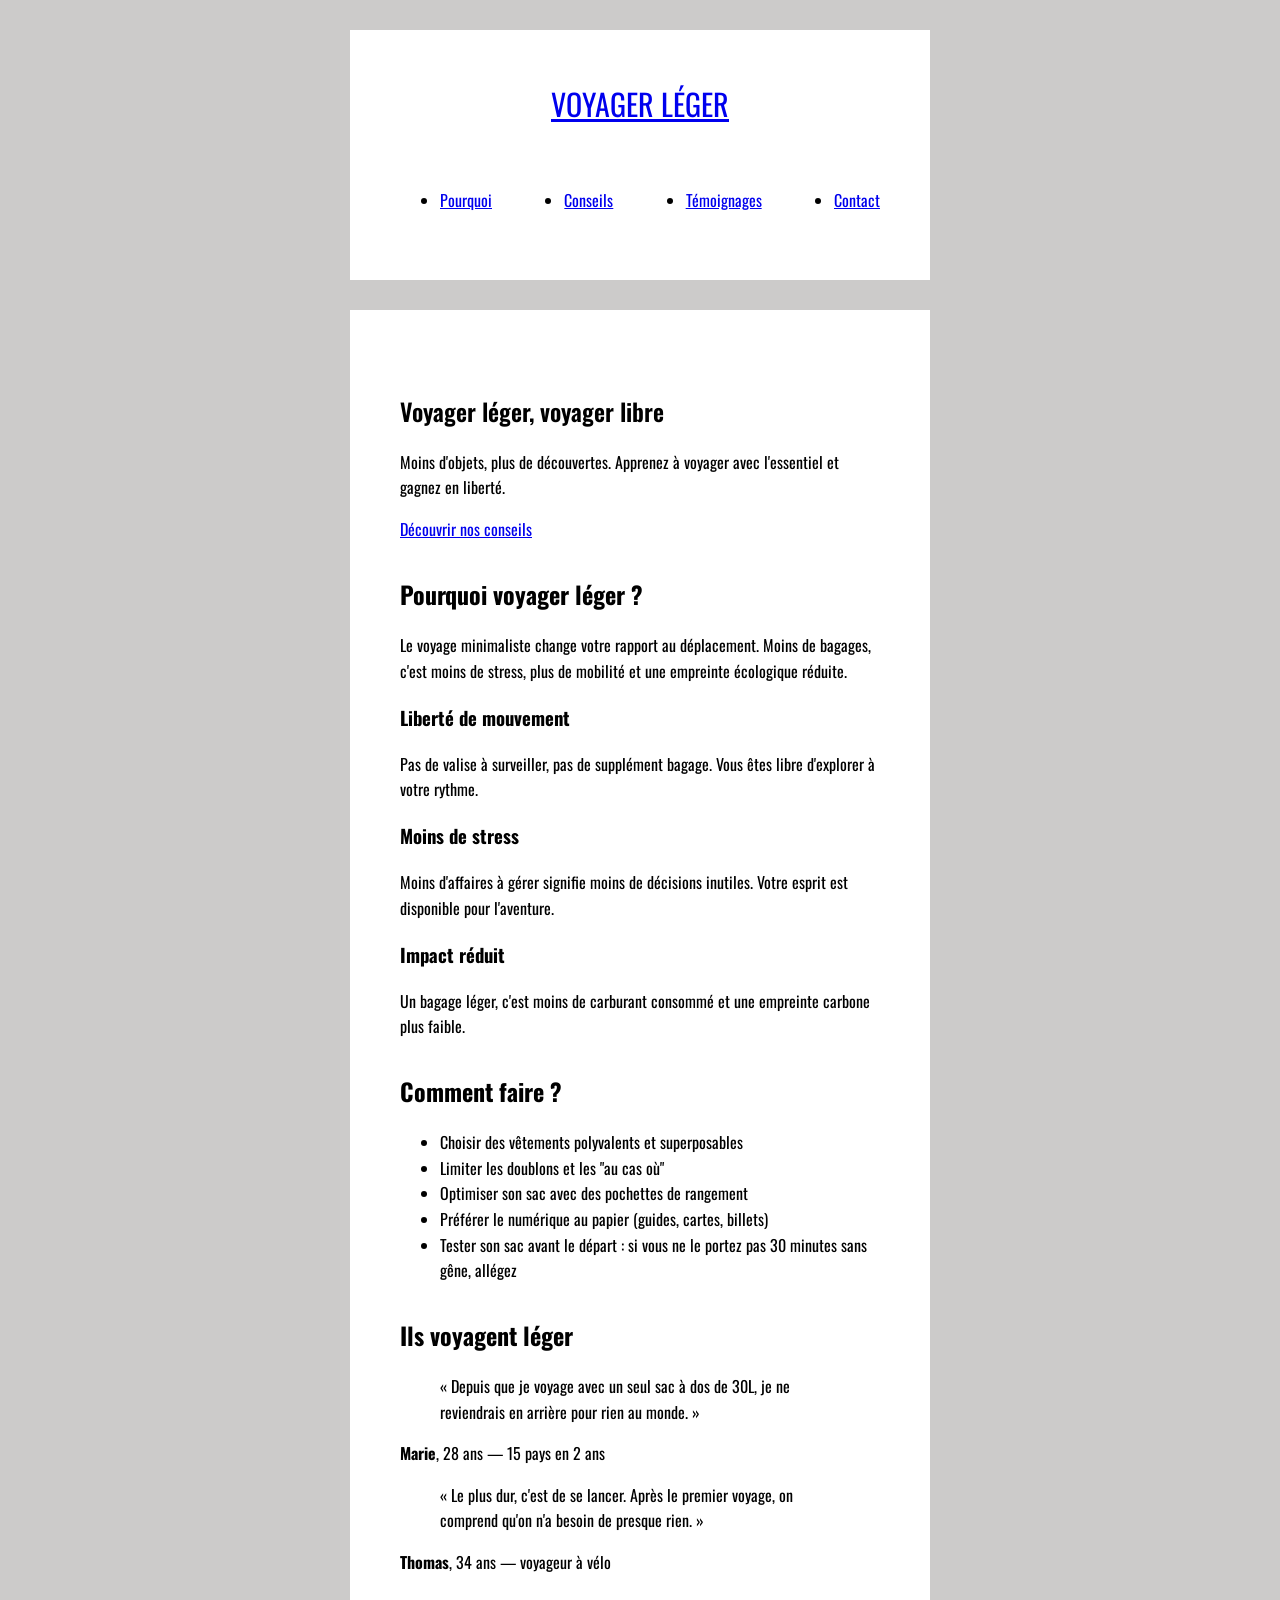
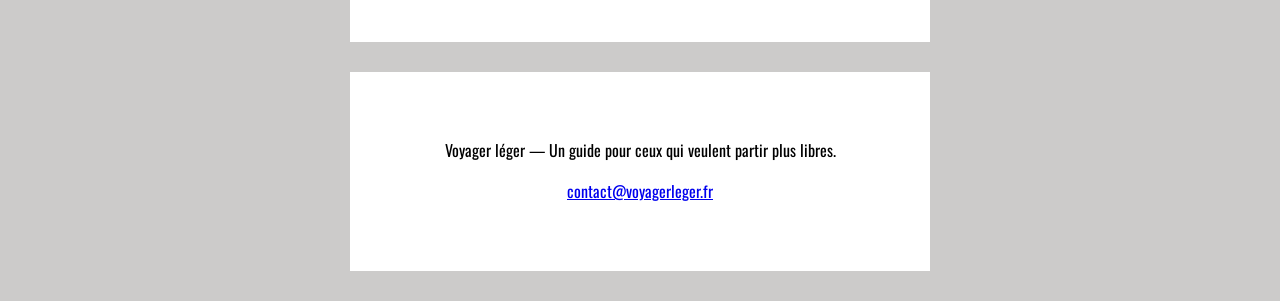
<file: TD2/index.html>
<!DOCTYPE html>
<html lang="fr">
<head>
  <meta charset="UTF-8">
  <meta name="viewport" content="width=device-width, initial-scale=1.0">
  <title>Voyager léger — Guide du voyage minimaliste</title>
  <link rel="stylesheet" href="style.css">
  <link rel="preconnect" href="https://fonts.googleapis.com">
  <link rel="preconnect" href="https://fonts.gstatic.com" crossorigin>
  <link href="https://fonts.googleapis.com/css2?family=Oswald:wght@200..700&family=Playwrite+NZ+Basic:wght@100..400&display=swap" rel="stylesheet">
</head>
<body>

  <header>
    <nav>
      <a href="#" class="logo">Voyager léger</a>
      <ul>
        <li><a href="#pourquoi">Pourquoi</a></li>
        <li><a href="#conseils">Conseils</a></li>
        <li><a href="#temoignages">Témoignages</a></li>
        <li><a href="#contact">Contact</a></li>
      </ul>
    </nav>
  </header>

  <main>

    <section class="hero">
      <h1>Voyager léger, voyager libre</h1>
      <p>Moins d'objets, plus de découvertes. Apprenez à voyager avec l'essentiel et gagnez en liberté.</p>
      <a href="#conseils">Découvrir nos conseils</a>
    </section>

    <section id="pourquoi">
      <h2>Pourquoi voyager léger ?</h2>
      <p>Le voyage minimaliste change votre rapport au déplacement. Moins de bagages, c'est moins de stress, plus de mobilité et une empreinte écologique réduite.</p>

      <article>
        <h3>Liberté de mouvement</h3>
        <p>Pas de valise à surveiller, pas de supplément bagage. Vous êtes libre d'explorer à votre rythme.</p>
      </article>

      <article>
        <h3>Moins de stress</h3>
        <p>Moins d'affaires à gérer signifie moins de décisions inutiles. Votre esprit est disponible pour l'aventure.</p>
      </article>

      <article>
        <h3>Impact réduit</h3>
        <p>Un bagage léger, c'est moins de carburant consommé et une empreinte carbone plus faible.</p>
      </article>
    </section>

    <section id="conseils">
      <h2>Comment faire ?</h2>
      <ul>
        <li>Choisir des vêtements polyvalents et superposables</li>
        <li>Limiter les doublons et les "au cas où"</li>
        <li>Optimiser son sac avec des pochettes de rangement</li>
        <li>Préférer le numérique au papier (guides, cartes, billets)</li>
        <li>Tester son sac avant le départ : si vous ne le portez pas 30 minutes sans gêne, allégez</li>
      </ul>
    </section>

    <section id="temoignages">
      <h2>Ils voyagent léger</h2>

      <article>
        <blockquote>
          <p>« Depuis que je voyage avec un seul sac à dos de 30L, je ne reviendrais en arrière pour rien au monde. »</p>
        </blockquote>
        <p><strong>Marie</strong>, 28 ans — 15 pays en 2 ans</p>
      </article>

      <article>
        <blockquote>
          <p>« Le plus dur, c'est de se lancer. Après le premier voyage, on comprend qu'on n'a besoin de presque rien. »</p>
        </blockquote>
        <p><strong>Thomas</strong>, 34 ans — voyageur à vélo</p>
      </article>
    </section>

  </main>

  <footer id="contact">
    <p>Voyager léger — Un guide pour ceux qui veulent partir plus libres.</p>
    <p><a href="mailto:contact@voyagerleger.fr">contact@voyagerleger.fr</a></p>
  </footer>

</body>
</html>
</file>
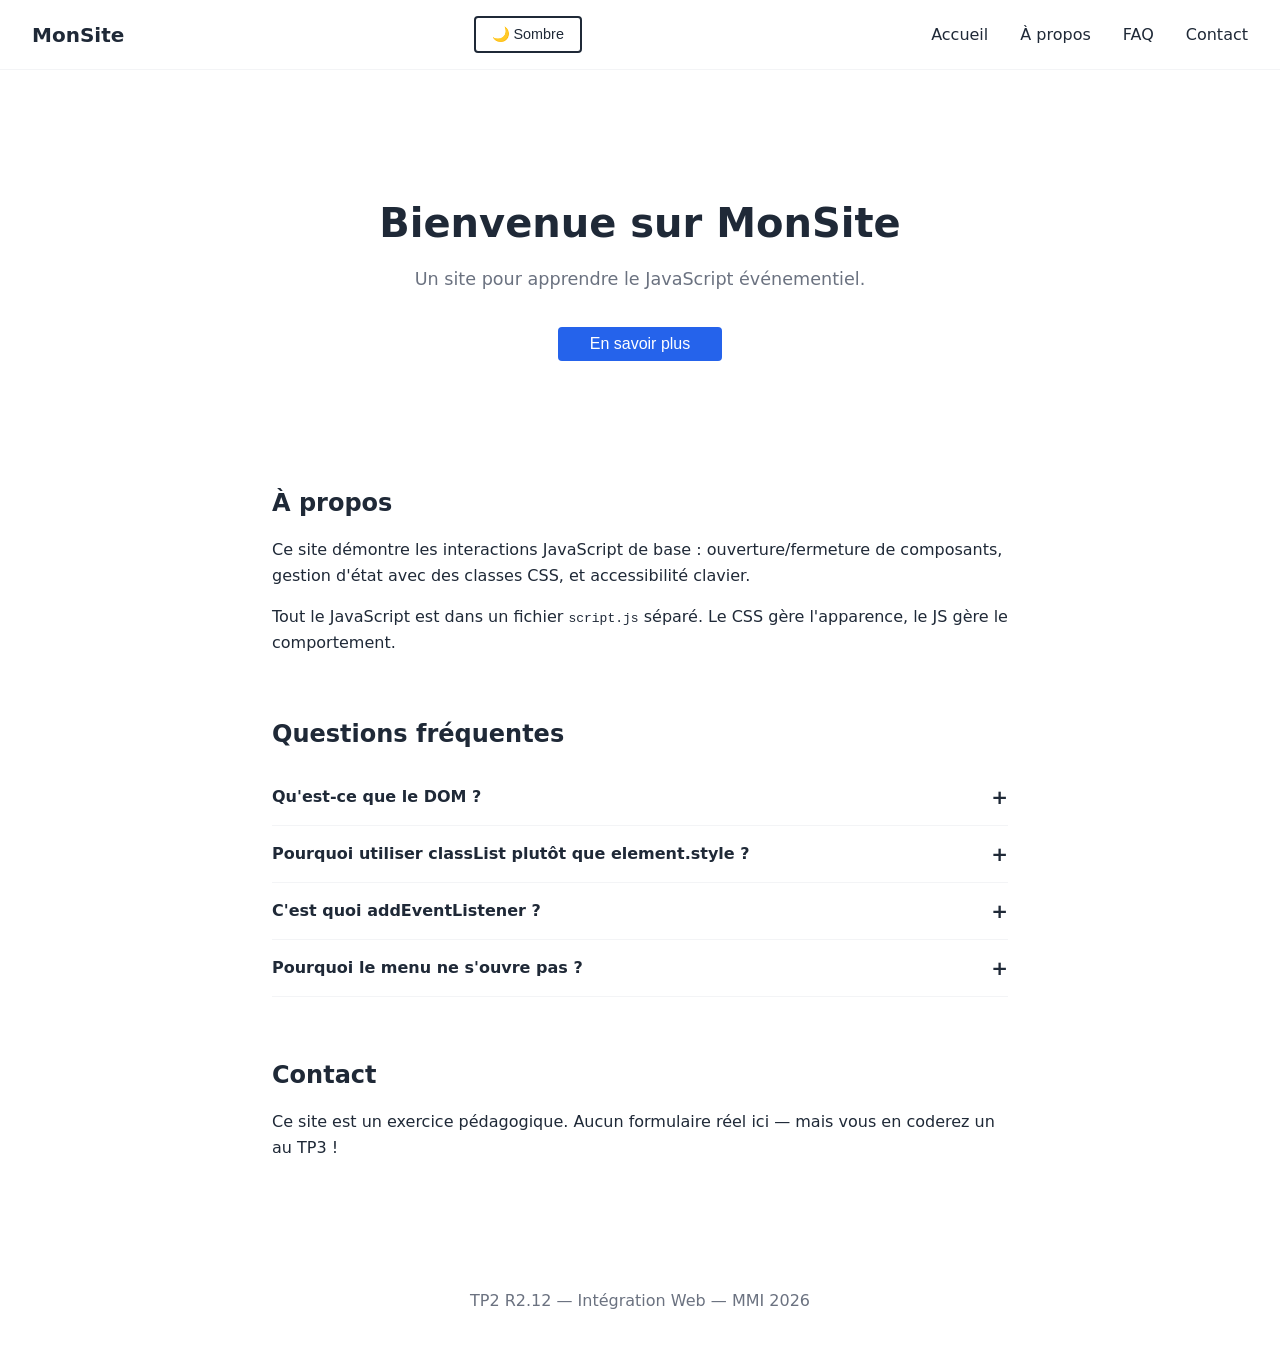
<file: TP2/index.html>
<!DOCTYPE html>
<html lang="fr">
<head>
  <meta charset="UTF-8">
  <meta name="viewport" content="width=device-width, initial-scale=1.0">
  <title>TP2 — JavaScript événementiel</title>
  <style>
    /* ================================
       VARIABLES
       ================================ */
    :root {
      --color-primary: #2563eb;
      --color-text: #1f2937;
      --color-text-light: #6b7280;
      --color-bg: #ffffff;
      --color-bg-alt: #f3f4f6;
      --color-overlay: rgba(0, 0, 0, 0.5);
      --font-base: system-ui, -apple-system, sans-serif;
      --space-sm: 0.5rem;
      --space-md: 1rem;
      --space-lg: 2rem;
      --space-xl: 4rem;
    }

    /* ================================
       THÈME SOMBRE (bonus)
       ================================ */
    .dark {
      --color-primary: #60a5fa;
      --color-text: #e5e7eb;
      --color-text-light: #9ca3af;
      --color-bg: #111827;
      --color-bg-alt: #1f2937;
      --color-overlay: rgba(0, 0, 0, 0.7);
    }

    /* ================================
       BASE
       ================================ */
    *, *::before, *::after {
      box-sizing: border-box;
    }

    body {
      font-family: var(--font-base);
      line-height: 1.6;
      color: var(--color-text);
      background-color: var(--color-bg);
      margin: 0;
      transition: background-color 0.3s, color 0.3s;
    }

    h1, h2, h3 { line-height: 1.2; }

    a {
      color: var(--color-primary);
      text-decoration: none;
    }

    a:hover { text-decoration: underline; }

    /* ================================
       HEADER + NAVIGATION
       ================================ */
    header {
      display: flex;
      justify-content: space-between;
      align-items: center;
      padding: var(--space-md) var(--space-lg);
      border-bottom: 1px solid var(--color-bg-alt);
    }

    .logo {
      font-weight: bold;
      font-size: 1.25rem;
      color: var(--color-text);
      text-decoration: none;
    }

    .header-right {
      display: flex;
      align-items: center;
      gap: var(--space-md);
    }

    /* Bouton menu burger */
    .menu-btn {
      display: none;
      background: none;
      border: 2px solid var(--color-text);
      border-radius: 0.25rem;
      color: var(--color-text);
      font-size: 1.25rem;
      padding: var(--space-sm);
      cursor: pointer;
      line-height: 1;
    }

    /* Bouton thème */
    #theme-toggle {
      background: none;
      border: 2px solid var(--color-text);
      border-radius: 0.25rem;
      color: var(--color-text);
      padding: var(--space-sm) var(--space-md);
      cursor: pointer;
      font-size: 0.9rem;
    }

    /* Navigation */
    .menu ul {
      display: flex;
      gap: var(--space-lg);
      list-style: none;
      padding: 0;
      margin: 0;
    }

    .menu a {
      color: var(--color-text);
      font-weight: 500;
    }

    /* Mobile : menu caché par défaut */
    @media (max-width: 640px) {
      .menu-btn {
        display: block;
      }

      .menu {
        display: none;
        position: absolute;
        top: 100%;
        left: 0;
        right: 0;
        background: var(--color-bg);
        border-bottom: 1px solid var(--color-bg-alt);
        padding: var(--space-md) var(--space-lg);
        z-index: 10;
      }

      .menu.is-open {
        display: block;
      }

      .menu ul {
        flex-direction: column;
        gap: var(--space-md);
      }

      header {
        position: relative;
      }
    }

    /* ================================
       MAIN
       ================================ */
    main {
      max-width: 800px;
      margin: 0 auto;
      padding: var(--space-lg);
    }

    section {
      margin-bottom: var(--space-xl);
    }

    /* ================================
       HERO
       ================================ */
    .hero {
      text-align: center;
      padding: var(--space-xl) 0;
    }

    .hero h1 {
      font-size: 2.5rem;
      margin-bottom: var(--space-sm);
    }

    .hero p {
      color: var(--color-text-light);
      font-size: 1.1rem;
    }

    /* ================================
       BOUTON MODALE
       ================================ */
    .modal-open {
      background-color: var(--color-primary);
      color: white;
      border: none;
      padding: var(--space-sm) var(--space-lg);
      border-radius: 0.25rem;
      font-size: 1rem;
      cursor: pointer;
      margin-top: var(--space-md);
    }

    .modal-open:hover {
      opacity: 0.9;
    }

    /* ================================
       MODALE
       ================================ */
    .modal {
      display: none;
      position: fixed;
      top: 0;
      left: 0;
      width: 100%;
      height: 100%;
      background: var(--color-overlay);
      z-index: 100;
      justify-content: center;
      align-items: center;
    }

    .modal.is-visible {
      display: flex;
    }

    .modal-content {
      background: var(--color-bg);
      border-radius: 0.5rem;
      padding: var(--space-lg);
      max-width: 500px;
      width: 90%;
      position: relative;
    }

    .modal-content h2 {
      margin-top: 0;
    }

    .modal-close {
      position: absolute;
      top: var(--space-md);
      right: var(--space-md);
      background: none;
      border: none;
      font-size: 1.5rem;
      cursor: pointer;
      color: var(--color-text);
      line-height: 1;
    }

    /* ================================
       ACCORDÉON FAQ
       ================================ */
    .faq-item {
      border-bottom: 1px solid var(--color-bg-alt);
    }

    .faq-question {
      width: 100%;
      background: none;
      border: none;
      text-align: left;
      padding: var(--space-md) 0;
      font-size: 1rem;
      font-weight: 600;
      color: var(--color-text);
      cursor: pointer;
      display: flex;
      justify-content: space-between;
      align-items: center;
      font-family: var(--font-base);
    }

    .faq-question::after {
      content: '+';
      font-size: 1.25rem;
      transition: transform 0.2s;
    }

    .faq-answer {
      display: none;
      padding: 0 0 var(--space-md) 0;
      color: var(--color-text-light);
    }

    .faq-answer.is-visible {
      display: block;
    }

    /* ================================
       FOCUS VISIBLE
       ================================ */
    :focus-visible {
      outline: 2px solid var(--color-primary);
      outline-offset: 2px;
    }
  </style>
</head>
<body>

  <!-- ================================
       HEADER + NAVIGATION
       ================================ -->
  <header>
    <a href="#" class="logo">MonSite</a>
    <div class="header-right">
      <button id="theme-toggle">🌙 Sombre</button>
      <button class="menu-btn" aria-expanded="false">☰</button>
    </div>
    <nav class="menu">
      <ul>
        <li><a href="#accueil">Accueil</a></li>
        <li><a href="#apropos">À propos</a></li>
        <li><a href="#faq">FAQ</a></li>
        <li><a href="#contact">Contact</a></li>
      </ul>
    </nav>
  </header>

  <main>

    <!-- ================================
         HERO + BOUTON MODALE
         ================================ -->
    <section id="accueil" class="hero">
      <h1>Bienvenue sur MonSite</h1>
      <p>Un site pour apprendre le JavaScript événementiel.</p>
      <button class="modal-open">En savoir plus</button>
    </section>

    <!-- ================================
         MODALE
         ================================ -->
    <div class="modal" aria-hidden="true">
      <div class="modal-content">
        <button class="modal-close">✕</button>
        <h2>À propos de ce site</h2>
        <p>Ce site est un exercice du TP2 R2.12. Il sert de support pour apprendre à manipuler le DOM avec JavaScript.</p>
        <p>Vous allez coder le menu burger, cette modale, et l'accordéon FAQ en JavaScript pur.</p>
      </div>
    </div>

    <!-- ================================
         SECTION À PROPOS
         ================================ -->
    <section id="apropos">
      <h2>À propos</h2>
      <p>Ce site démontre les interactions JavaScript de base : ouverture/fermeture de composants, gestion d'état avec des classes CSS, et accessibilité clavier.</p>
      <p>Tout le JavaScript est dans un fichier <code>script.js</code> séparé. Le CSS gère l'apparence, le JS gère le comportement.</p>
    </section>

    <!-- ================================
         ACCORDÉON FAQ
         ================================ -->
    <section id="faq">
      <h2>Questions fréquentes</h2>

      <div class="faq-item">
        <button class="faq-question">Qu'est-ce que le DOM ?</button>
        <div class="faq-answer">
          <p>Le DOM (Document Object Model) est la représentation de la page Web en mémoire. JavaScript peut le lire et le modifier pour créer des interactions.</p>
        </div>
      </div>

      <div class="faq-item">
        <button class="faq-question">Pourquoi utiliser classList plutôt que element.style ?</button>
        <div class="faq-answer">
          <p>Parce que le JavaScript gère le comportement et le CSS gère l'apparence. En utilisant classList, on garde chaque responsabilité à sa place.</p>
        </div>
      </div>

      <div class="faq-item">
        <button class="faq-question">C'est quoi addEventListener ?</button>
        <div class="faq-answer">
          <p>C'est la méthode qui permet de dire au navigateur : "quand tel événement arrive sur cet élément, exécute ce code". C'est le cœur du JavaScript événementiel.</p>
        </div>
      </div>

      <div class="faq-item">
        <button class="faq-question">Pourquoi le menu ne s'ouvre pas ?</button>
        <div class="faq-answer">
          <p>Probablement parce que le fichier script.js n'est pas encore lié, ou parce que le JavaScript n'est pas encore écrit. C'est votre mission !</p>
        </div>
      </div>
    </section>

    <!-- ================================
         CONTACT
         ================================ -->
    <section id="contact">
      <h2>Contact</h2>
      <p>Ce site est un exercice pédagogique. Aucun formulaire réel ici — mais vous en coderez un au TP3 !</p>
    </section>

  </main>

  <footer>
    <p style="text-align: center; padding: 1rem; color: var(--color-text-light);">TP2 R2.12 — Intégration Web — MMI 2026</p>
  </footer>

  <!-- ================================
       JAVASCRIPT : à vous de jouer !
       Créez un fichier script.js et liez-le ici.
       ================================ -->
  <script src="script.js"></script>

</body>
</html>
</file>
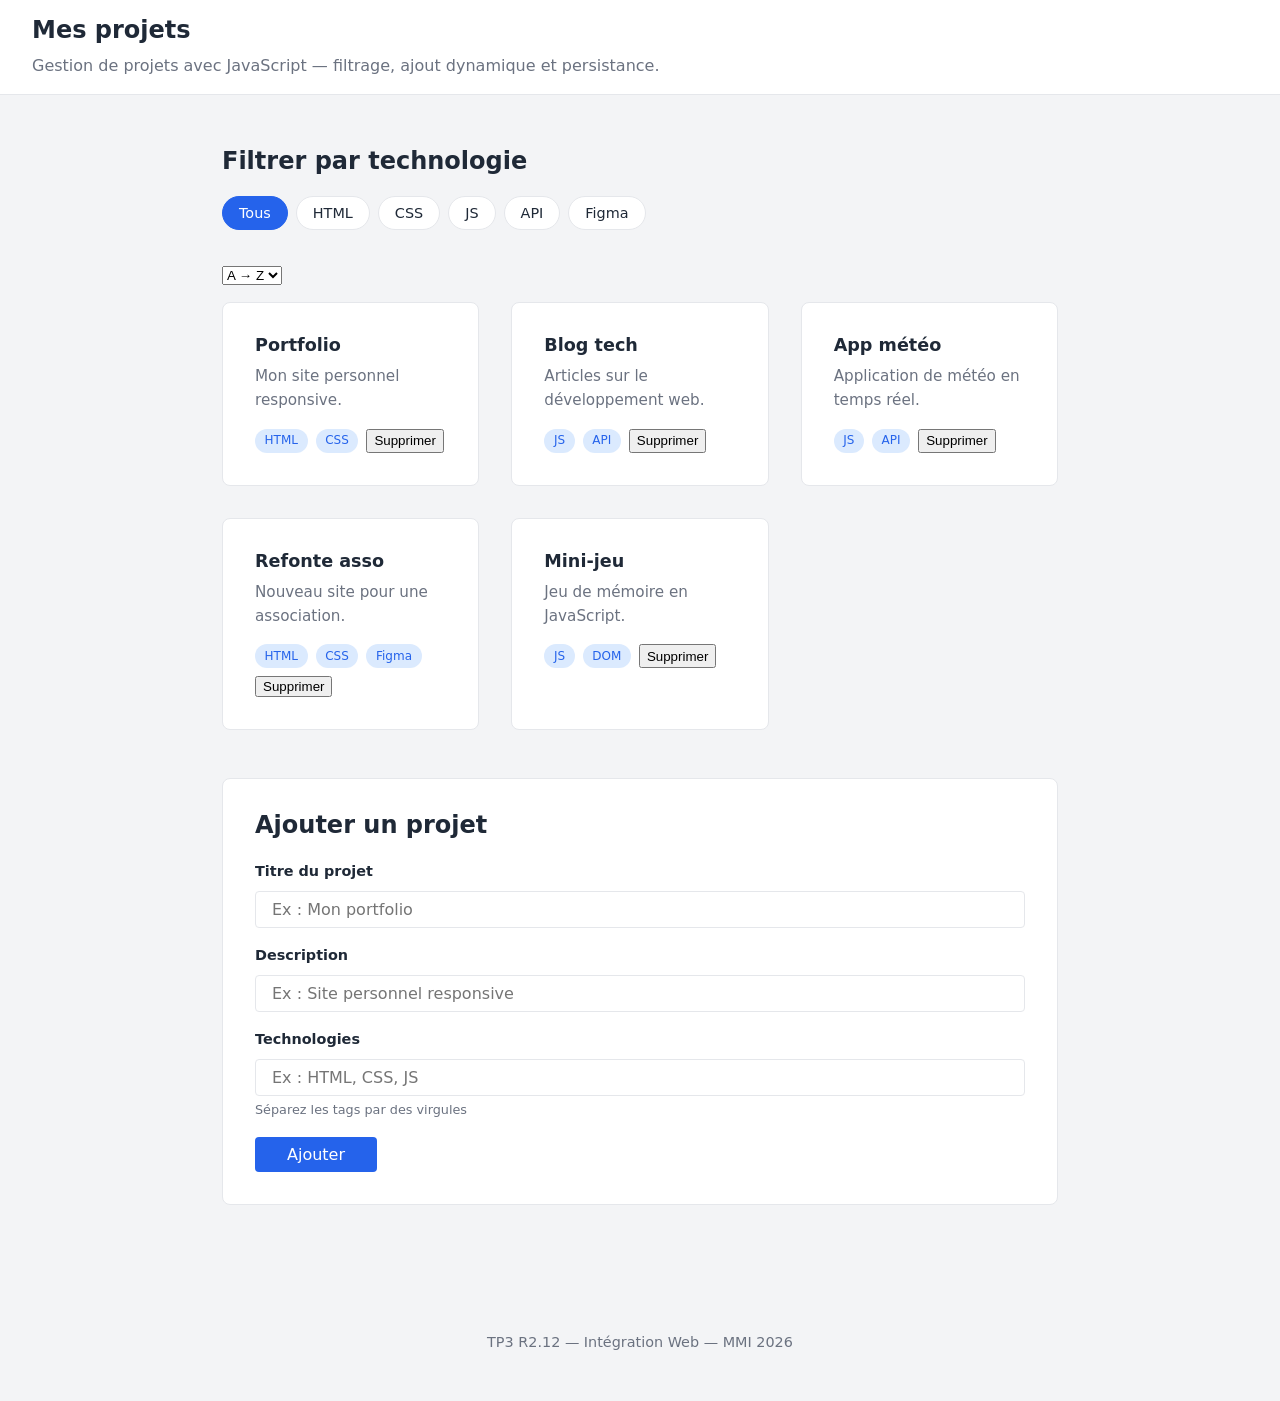
<file: TP3/index.html>
<!DOCTYPE html>
<html lang="fr">
<head>
  <meta charset="UTF-8">
  <meta name="viewport" content="width=device-width, initial-scale=1.0">
  <title>TP3 — JavaScript + données</title>
  <style>
    /* ================================
       VARIABLES
       ================================ */
    :root {
      --color-primary: #2563eb;
      --color-primary-light: #dbeafe;
      --color-text: #1f2937;
      --color-text-light: #6b7280;
      --color-bg: #ffffff;
      --color-bg-alt: #f3f4f6;
      --color-border: #e5e7eb;
      --color-error: #dc2626;
      --color-success: #059669;
      --font-base: system-ui, -apple-system, sans-serif;
      --space-sm: 0.5rem;
      --space-md: 1rem;
      --space-lg: 2rem;
      --space-xl: 3rem;
      --radius: 0.5rem;
    }

    /* ================================
       BASE
       ================================ */
    *, *::before, *::after {
      box-sizing: border-box;
    }

    body {
      font-family: var(--font-base);
      line-height: 1.6;
      color: var(--color-text);
      background-color: var(--color-bg-alt);
      margin: 0;
    }

    h1, h2, h3 { line-height: 1.2; }

    /* ================================
       LAYOUT
       ================================ */
    header {
      background: var(--color-bg);
      border-bottom: 1px solid var(--color-border);
      padding: var(--space-md) var(--space-lg);
    }

    header h1 {
      margin: 0;
      font-size: 1.5rem;
    }

    header p {
      margin: var(--space-sm) 0 0;
      color: var(--color-text-light);
    }

    main {
      max-width: 900px;
      margin: 0 auto;
      padding: var(--space-lg);
    }

    section {
      margin-bottom: var(--space-xl);
    }

    /* ================================
       FILTRES
       ================================ */
    .filtres {
      display: flex;
      flex-wrap: wrap;
      gap: var(--space-sm);
      margin-bottom: var(--space-lg);
    }

    .filtre {
      background: var(--color-bg);
      border: 1px solid var(--color-border);
      border-radius: 2rem;
      padding: var(--space-sm) var(--space-md);
      font-size: 0.9rem;
      cursor: pointer;
      color: var(--color-text);
      font-family: var(--font-base);
      transition: background-color 0.2s, border-color 0.2s;
    }

    .filtre:hover {
      border-color: var(--color-primary);
    }

    .filtre.active {
      background-color: var(--color-primary);
      color: white;
      border-color: var(--color-primary);
    }

    /* ================================
       GRILLE DE PROJETS
       ================================ */
    #projets-liste {
      display: grid;
      grid-template-columns: repeat(auto-fit, minmax(250px, 1fr));
      gap: var(--space-lg);
      min-height: 100px;
    }

    /* Style des cartes (générées en JS) */
    .carte {
      background: var(--color-bg);
      border: 1px solid var(--color-border);
      border-radius: var(--radius);
      padding: var(--space-lg);
      transition: transform 0.2s, box-shadow 0.2s;
    }

    .carte:hover {
      transform: translateY(-2px);
      box-shadow: 0 4px 12px rgba(0, 0, 0, 0.08);
    }

    .carte h3 {
      margin: 0 0 var(--space-sm);
      font-size: 1.1rem;
    }

    .carte p {
      margin: 0 0 var(--space-md);
      color: var(--color-text-light);
      font-size: 0.95rem;
    }

    .tags {
      display: flex;
      flex-wrap: wrap;
      gap: var(--space-sm);
    }

    .tag {
      display: inline-block;
      font-size: 0.75rem;
      background: var(--color-primary-light);
      color: var(--color-primary);
      padding: 0.15rem 0.6rem;
      border-radius: 1rem;
      font-weight: 500;
    }

    /* ================================
       MESSAGES D'ÉTAT
       ================================ */
    .loading {
      text-align: center;
      color: var(--color-text-light);
      padding: var(--space-xl);
      grid-column: 1 / -1;
    }

    .error {
      text-align: center;
      color: var(--color-error);
      padding: var(--space-xl);
      grid-column: 1 / -1;
    }

    .vide {
      text-align: center;
      color: var(--color-text-light);
      padding: var(--space-xl);
      grid-column: 1 / -1;
    }

    /* ================================
       FORMULAIRE D'AJOUT
       ================================ */
    #form-ajout {
      background: var(--color-bg);
      border: 1px solid var(--color-border);
      border-radius: var(--radius);
      padding: var(--space-lg);
    }

    #form-ajout h2 {
      margin-top: 0;
    }

    .form-group {
      margin-bottom: var(--space-md);
    }

    .form-group label {
      display: block;
      font-weight: 600;
      margin-bottom: var(--space-sm);
      font-size: 0.9rem;
    }

    .form-group input {
      width: 100%;
      padding: var(--space-sm) var(--space-md);
      border: 1px solid var(--color-border);
      border-radius: 0.25rem;
      font-size: 1rem;
      font-family: var(--font-base);
      color: var(--color-text);
      background: var(--color-bg);
    }

    .form-group input:focus {
      outline: 2px solid var(--color-primary);
      outline-offset: 1px;
      border-color: var(--color-primary);
    }

    .form-group small {
      display: block;
      margin-top: 0.25rem;
      color: var(--color-text-light);
      font-size: 0.8rem;
    }

    #form-ajout button[type="submit"] {
      background-color: var(--color-primary);
      color: white;
      border: none;
      padding: var(--space-sm) var(--space-lg);
      border-radius: 0.25rem;
      font-size: 1rem;
      cursor: pointer;
      font-family: var(--font-base);
    }

    #form-ajout button[type="submit"]:hover {
      opacity: 0.9;
    }

    /* ================================
       COMPTEUR
       ================================ */
    .compteur {
      text-align: right;
      color: var(--color-text-light);
      font-size: 0.9rem;
      margin-bottom: var(--space-sm);
    }

    /* ================================
       FOOTER
       ================================ */
    footer {
      text-align: center;
      padding: var(--space-lg);
      color: var(--color-text-light);
      font-size: 0.9rem;
    }

    /* ================================
       FOCUS VISIBLE
       ================================ */
    :focus-visible {
      outline: 2px solid var(--color-primary);
      outline-offset: 2px;
    }

    /* ================================
       RESPONSIVE
       ================================ */
    @media (max-width: 600px) {
      main {
        padding: var(--space-md);
      }

      #projets-liste {
        grid-template-columns: 1fr;
      }
    }
  </style>
</head>
<body>

  <!-- ================================
       HEADER
       ================================ -->
  <header>
    <h1>Mes projets</h1>
    <p>Gestion de projets avec JavaScript — filtrage, ajout dynamique et persistance.</p>
  </header>

  <main>

    <!-- ================================
         FILTRES
         ================================ -->
    <section>
      <h2>Filtrer par technologie</h2>
      <div class="filtres">
        <button class="filtre active" data-tag="tous">Tous</button>
        <button class="filtre" data-tag="HTML">HTML</button>
        <button class="filtre" data-tag="CSS">CSS</button>
        <button class="filtre" data-tag="JS">JS</button>
        <button class="filtre" data-tag="API">API</button>
        <button class="filtre" data-tag="Figma">Figma</button>
      </div>

      
<select id="tri">
  <option value="az">A → Z</option>
  <option value="za">Z → A</option>
</select>

      <!-- Compteur de résultats -->
      <p class="compteur" aria-live="polite"></p>

      <!-- Conteneur des cartes (généré en JS) -->
      <div id="projets-liste">
        <p class="vide">Chargement des projets...</p>
      </div>
    </section>

    <!-- ================================
         FORMULAIRE D'AJOUT
         ================================ -->
    <section>
      <form id="form-ajout">
        <h2>Ajouter un projet</h2>

        <div class="form-group">
          <label for="input-titre">Titre du projet</label>
          <input type="text" id="input-titre" placeholder="Ex : Mon portfolio" required>
        </div>

        <div class="form-group">
          <label for="input-desc">Description</label>
          <input type="text" id="input-desc" placeholder="Ex : Site personnel responsive" required>
        </div>

        <div class="form-group">
          <label for="input-tags">Technologies</label>
          <input type="text" id="input-tags" placeholder="Ex : HTML, CSS, JS">
          <small>Séparez les tags par des virgules</small>
        </div>

        <button type="submit">Ajouter</button>
      </form>
    </section>

  </main>

  <footer>
    <p>TP3 R2.12 — Intégration Web — MMI 2026</p>
  </footer>

<script src="script.js">
</script> 

</body>
</html>
</file>
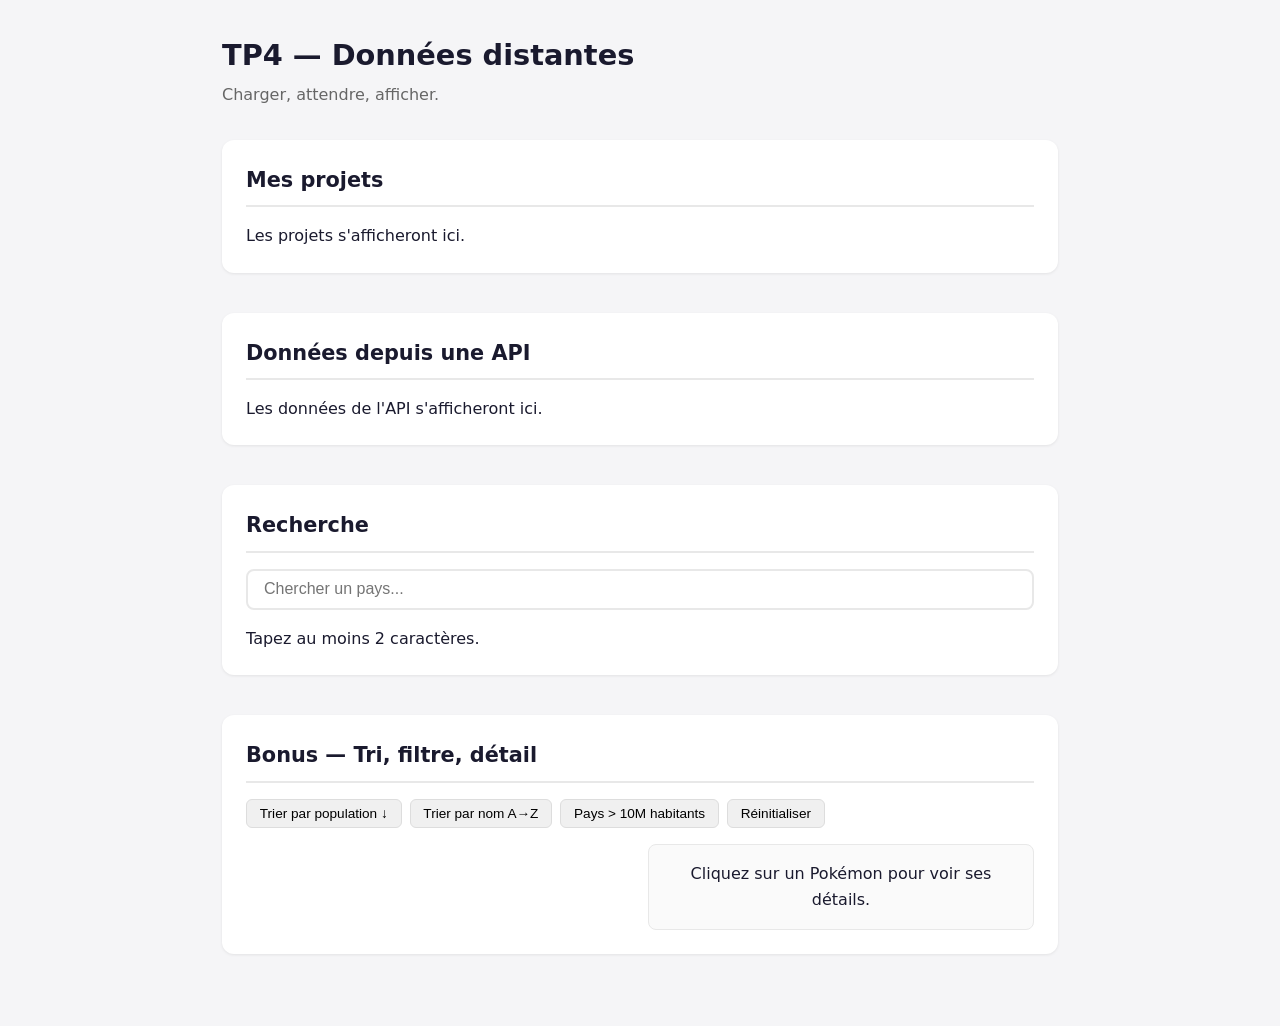
<file: TP4/index.html>
<!DOCTYPE html>
<html lang="fr">
<head>
  <meta charset="UTF-8">
  <meta name="viewport" content="width=device-width, initial-scale=1.0">
  <title>TP4 — Fetch & API</title>
  <link rel="stylesheet" href="style.css">
</head>
<body>

  <header>
    <h1>TP4 — Données distantes</h1>
    <p>Charger, attendre, afficher.</p>
  </header>

  <main>

    <!-- ============================================
         TEMPS 1 — JSON local
         Exercices 1.1 à 1.3
         ============================================ -->
    <section id="section-projets">
      <h2>Mes projets</h2>
      <div id="projets-liste" aria-live="polite">
        <p>Les projets s'afficheront ici.</p>
      </div>
    </section>

    <!-- ============================================
         TEMPS 2 — API distante
         Exercices 2.1 à 2.3
         ============================================ -->
    <section id="section-api">
      <h2>Données depuis une API</h2>
      <div id="api-liste" aria-live="polite">
        <p>Les données de l'API s'afficheront ici.</p>
      </div>
    </section>

    <!-- ============================================
         TEMPS 3 — Recherche + API
         Exercices 3.1 et 3.2
         ============================================ -->
    <section id="section-recherche">
      <h2>Recherche</h2>
      <input type="search" id="recherche" placeholder="Chercher un pays...">
      <div id="recherche-resultats" aria-live="polite">
        <p>Tapez au moins 2 caractères.</p>
      </div>
    </section>

    <!-- ============================================
         TEMPS 4 — Aller plus loin (bonus)
         Exercices 4.1 à 4.3
         ============================================ -->
    <section id="section-bonus">
      <h2>Bonus — Tri, filtre, détail</h2>

      <!-- 4.1 — Contrôles de tri/filtre -->
      <div id="controles">
        <button id="tri-pop">Trier par population ↓</button>
        <button id="tri-nom">Trier par nom A→Z</button>
        <button id="filtre-grand">Pays > 10M habitants</button>
        <button id="reinitialiser">Réinitialiser</button>
      </div>

      <!-- 4.2 — Liste + Détail Pokémon -->
      <div id="pokemon">
        <div id="liste-pokemon"></div>
        <div id="detail-pokemon">
          <p>Cliquez sur un Pokémon pour voir ses détails.</p>
        </div>
      </div>
    </section>

  </main>

  <script src="script.js"></script>
</body>
</html>
</file>
<file: TD2/style.css>
body {
		font-family: Oswald; sans-serif;
		margin: 0;
		color: black;
		line-height: 1.6;
		background-color: #cccbca;
	}

	.oswald-police {
		  font-family: "Oswald", sans-serif;
		  font-optical-sizing: auto;
		  font-weight:300;
		  font-style: normal;
	}

	main {
		background-color: white;
		max-width: 60ch;
		margin: 0 auto;
		padding: 50px;
	}

	h1 {
		margin-top: 0;
		font-weight: 600;
	}

	section {
		margin-top: 2rem;
	}

	nav ul {
		display: flex;
		flex-direction: row;
		justify-content: space-between;
		max-width: 60ch;
	}

	header {
		background-color: white;
		max-width: 60ch;
		margin: 0 auto;
		margin-bottom: 30px;
		margin-top: 30px;
		padding: 50px;
	}

	.logo {
		display: flex;
		font-size: 30px;
		text-transform: uppercase;
		justify-content: center;
		margin-bottom: 60px;
	}

	footer {
		background-color: white;
		max-width: 60ch;
		margin: 0 auto;
		margin-bottom: 30px;
		margin-top: 30px;
		padding: 1.5rem;
		text-align: center;
		padding: 50px;
	}
</file>
<file: TP4/style.css>
/* ===========================
   TP4 — Styles de départ
   =========================== */

* {
  margin: 0;
  padding: 0;
  box-sizing: border-box;
}

body {
  font-family: system-ui, -apple-system, sans-serif;
  line-height: 1.6;
  color: #1a1a2e;
  background-color: #f5f5f7;
  padding: 2rem;
  max-width: 900px;
  margin: 0 auto;
}

/* --- En-tête --- */

header {
  margin-bottom: 2rem;
}

header h1 {
  font-size: 1.8rem;
  margin-bottom: 0.25rem;
}

header p {
  color: #666;
}

/* --- Sections --- */

section {
  margin-bottom: 2.5rem;
  padding: 1.5rem;
  background: white;
  border-radius: 12px;
  box-shadow: 0 1px 3px rgba(0, 0, 0, 0.08);
}

section h2 {
  font-size: 1.3rem;
  margin-bottom: 1rem;
  padding-bottom: 0.5rem;
  border-bottom: 2px solid #e8e8e8;
}

/* --- Cartes --- */

.carte {
  padding: 1rem;
  margin-bottom: 0.75rem;
  background: #fafafa;
  border: 1px solid #e8e8e8;
  border-radius: 8px;
}

.carte h3 {
  font-size: 1.1rem;
  margin-bottom: 0.25rem;
}

.carte p {
  color: #555;
  margin-bottom: 0.25rem;
}

.carte .annee {
  font-size: 0.85rem;
  color: #888;
}

/* --- Tags --- */

.tags {
  display: flex;
  gap: 0.4rem;
  flex-wrap: wrap;
  margin-top: 0.5rem;
}

.tag {
  display: inline-block;
  padding: 0.15rem 0.5rem;
  background: #e0e7ff;
  color: #3b4cc0;
  border-radius: 4px;
  font-size: 0.8rem;
  font-weight: 500;
}

/* --- États : chargement, erreur --- */

.loading {
  color: #666;
  font-style: italic;
  padding: 1rem 0;
}

.loading::before {
  content: '⏳ ';
}

.error {
  color: #dc2626;
  background: #fef2f2;
  padding: 0.75rem 1rem;
  border-radius: 6px;
  border: 1px solid #fecaca;
}

.error::before {
  content: '⚠️ ';
}

/* --- Champ de recherche --- */

input[type="search"] {
  width: 100%;
  padding: 0.6rem 1rem;
  font-size: 1rem;
  border: 2px solid #e8e8e8;
  border-radius: 8px;
  margin-bottom: 1rem;
  outline: none;
  transition: border-color 0.2s;
}

input[type="search"]:focus {
  border-color: #3b4cc0;
}

/* --- Boutons de contrôle (bonus) --- */

#controles {
  display: flex;
  gap: 0.5rem;
  flex-wrap: wrap;
  margin-bottom: 1rem;
}

#controles button {
  padding: 0.4rem 0.8rem;
  font-size: 0.85rem;
  background: #f0f0f0;
  border: 1px solid #ddd;
  border-radius: 6px;
  cursor: pointer;
  transition: background-color 0.2s;
}

#controles button:hover {
  background: #e0e7ff;
}

/* --- Pokémon liste + détail (bonus) --- */

#pokemon {
  display: grid;
  grid-template-columns: 1fr 1fr;
  gap: 1rem;
  margin-top: 1rem;
}

#liste-pokemon {
  display: flex;
  flex-direction: column;
  gap: 0.3rem;
  max-height: 400px;
  overflow-y: auto;
}

#liste-pokemon button {
  text-align: left;
  padding: 0.4rem 0.6rem;
  background: #fafafa;
  border: 1px solid #e8e8e8;
  border-radius: 4px;
  cursor: pointer;
  text-transform: capitalize;
  transition: background-color 0.2s;
}

#liste-pokemon button:hover {
  background: #e0e7ff;
}

#detail-pokemon {
  padding: 1rem;
  background: #fafafa;
  border: 1px solid #e8e8e8;
  border-radius: 8px;
  text-align: center;
}

#detail-pokemon h2 {
  text-transform: capitalize;
  border: none;
  padding: 0;
}

#detail-pokemon img {
  width: 120px;
  height: 120px;
  image-rendering: pixelated;
}
</file>
